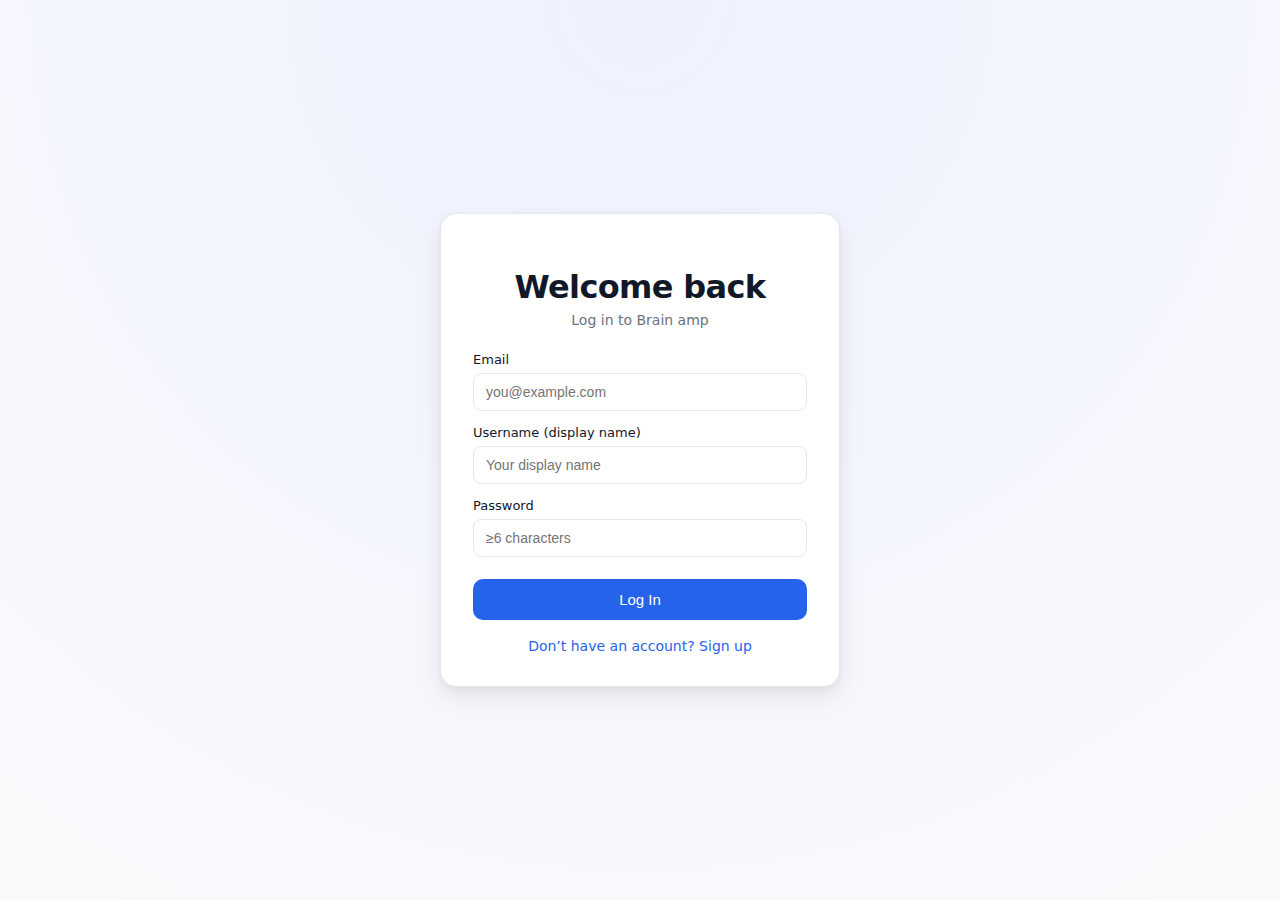
<file: templates/index.html>
<!DOCTYPE html>
<html lang="en">
<head>
    <meta charset="UTF-8">
    <title>Log In — Brain amp</title>
    <link rel="stylesheet" href="/static/css/index.css">
</head>
<body>

    <div class="container">
        <h1>Welcome back</h1>
        <div class="subtitle">Log in to Brain amp</div>

        <label for="email">Email</label>
        <input type="text" id="email" placeholder="you@example.com">

        <label for="username">Username (display name)</label>
        <input type="text" id="username" placeholder="Your display name">

        <label for="password">Password</label>
        <input type="password" id="password" placeholder="≥6 characters">

        <button onclick="sendLogin()">Log In</button>

        <div id="error" class="error"></div>

        <div class="signup-link">
            <a href="/signup">Don’t have an account? Sign up</a>
        </div>
    </div>

    <script src="/static/script.js?v=20260215-3"></script>
</body>
</html>
</file>
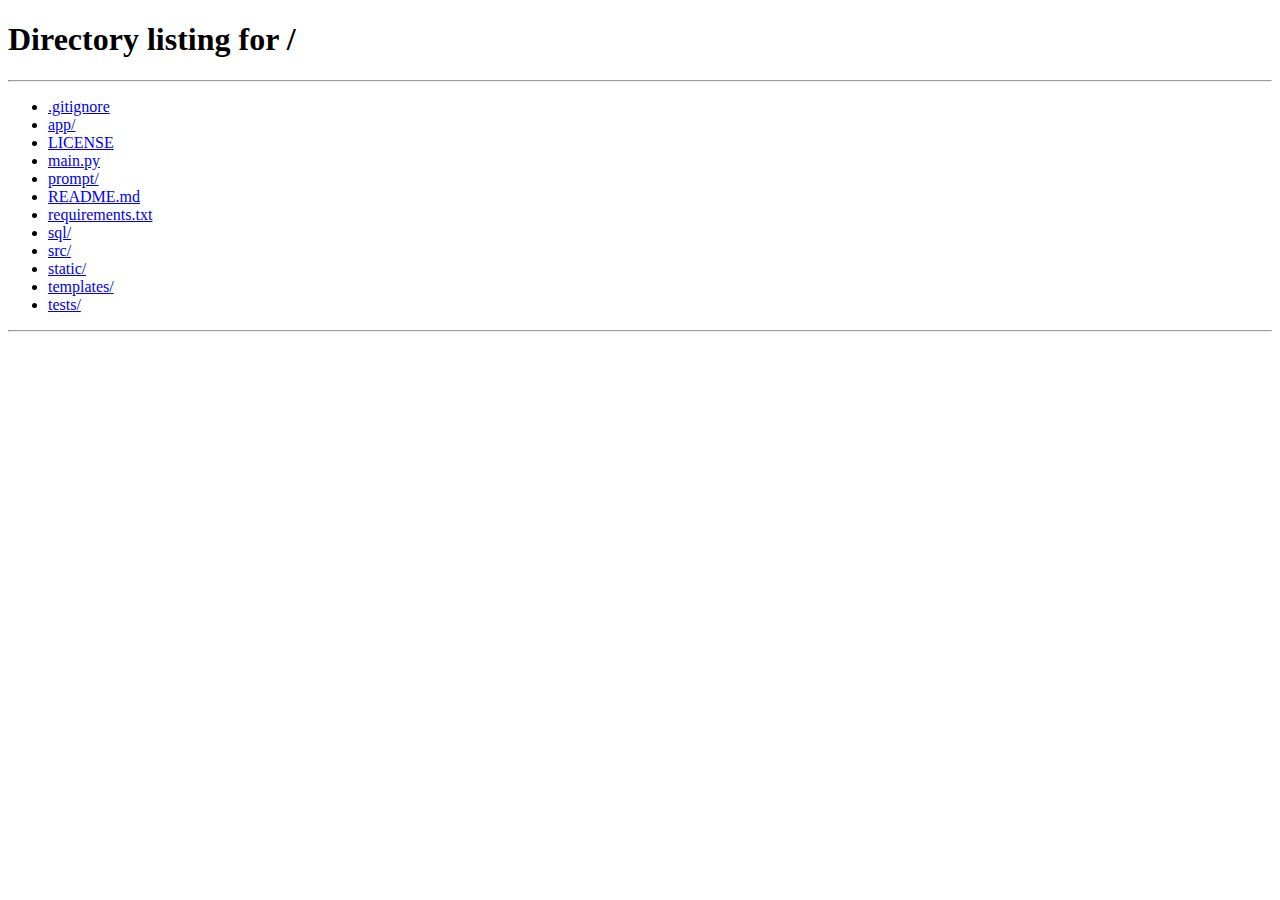
<file: templates/settings.html>
<!DOCTYPE html>
<html lang="en">
<head>
    <meta charset="UTF-8">
    <meta name="viewport" content="width=device-width, initial-scale=1.0">
    <title>Settings</title>
    <link rel="stylesheet" href="/static/css/settings.css">
</head>
<body>
    <button class="go-back-btn" onclick="window.location.href='/dashboard'">← Dashboard</button>

    <div class="main-content">
        <h1>Settings</h1>

        <div class="settings-card">
            <h2>Profile</h2>

            <div class="form-group">
                <label>Email</label>
                <input type="email" id="email" class="readonly-field" readonly>
            </div>

            <div class="form-group">
                <label>Display Name</label>
                <input type="text" id="display-name" placeholder="Your name">
            </div>

            <button id="profile-save-btn" class="btn-save" onclick="updateProfile()">Save Changes</button>
            <div id="profile-notification" class="notification"></div>
        </div>

        <div class="settings-card">
            <h2>Account</h2>
            <div class="setting-row">
                <div class="setting-text">
                    <h3>Enable web context</h3>
                    <p>Use your allowed sources while generating answers.</p>
                </div>
                <label class="toggle-wrap">
                    <input id="web-search-enabled" type="checkbox">
                    <span class="toggle-slider"></span>
                </label>
            </div>

            <div class="setting-row">
                <div class="setting-text">
                    <h3>Save chat history</h3>
                    <p>Keep chats across sessions in your account.</p>
                </div>
                <label class="toggle-wrap">
                    <input id="save-chat-history" type="checkbox">
                    <span class="toggle-slider"></span>
                </label>
            </div>

            <div class="setting-row">
                <div class="setting-text">
                    <h3>Study reminders</h3>
                    <p>Opt in to upcoming reminder features.</p>
                </div>
                <label class="toggle-wrap">
                    <input id="study-reminders-enabled" type="checkbox">
                    <span class="toggle-slider"></span>
                </label>
            </div>

            <div class="form-group grade-group">
                <label>Grade</label>
                <input id="grade-level" type="text" placeholder="e.g., 10, 11, 12, AP, IB DP 1">
            </div>

            <div class="form-group">
                <label>Board</label>
                <input id="education-board" type="text" placeholder="e.g., CBSE, ICSE, IGCSE, AP, IB">
            </div>

            <button id="account-settings-save-btn" class="btn-save" onclick="updateAccountSettings()">Save Account Settings</button>
            <div id="account-settings-notification" class="notification"></div>

            <div class="divider"></div>

            <h2>Password</h2>
            <div class="form-group">
                <label>New Password</label>
                <input id="new-password" type="password" placeholder="At least 8 characters">
            </div>
            <div class="form-group">
                <label>Confirm New Password</label>
                <input id="confirm-password" type="password" placeholder="Re-enter password">
            </div>
            <button id="password-save-btn" class="btn-save" onclick="updatePassword()">Update Password</button>
            <div id="password-notification" class="notification"></div>

            <button class="logout-btn" onclick="logout()">Logout</button>
        </div>
    </div>

<script src="/static/script.js?v=20260216-1"></script>
<script>
    // Load settings when page loads
    document.addEventListener('DOMContentLoaded', function() {
        if (typeof loadSettings === 'function') {
            loadSettings();
        } else {
            console.error('loadSettings function not found');
        }
    });
</script>
</body>
</html>
</file>
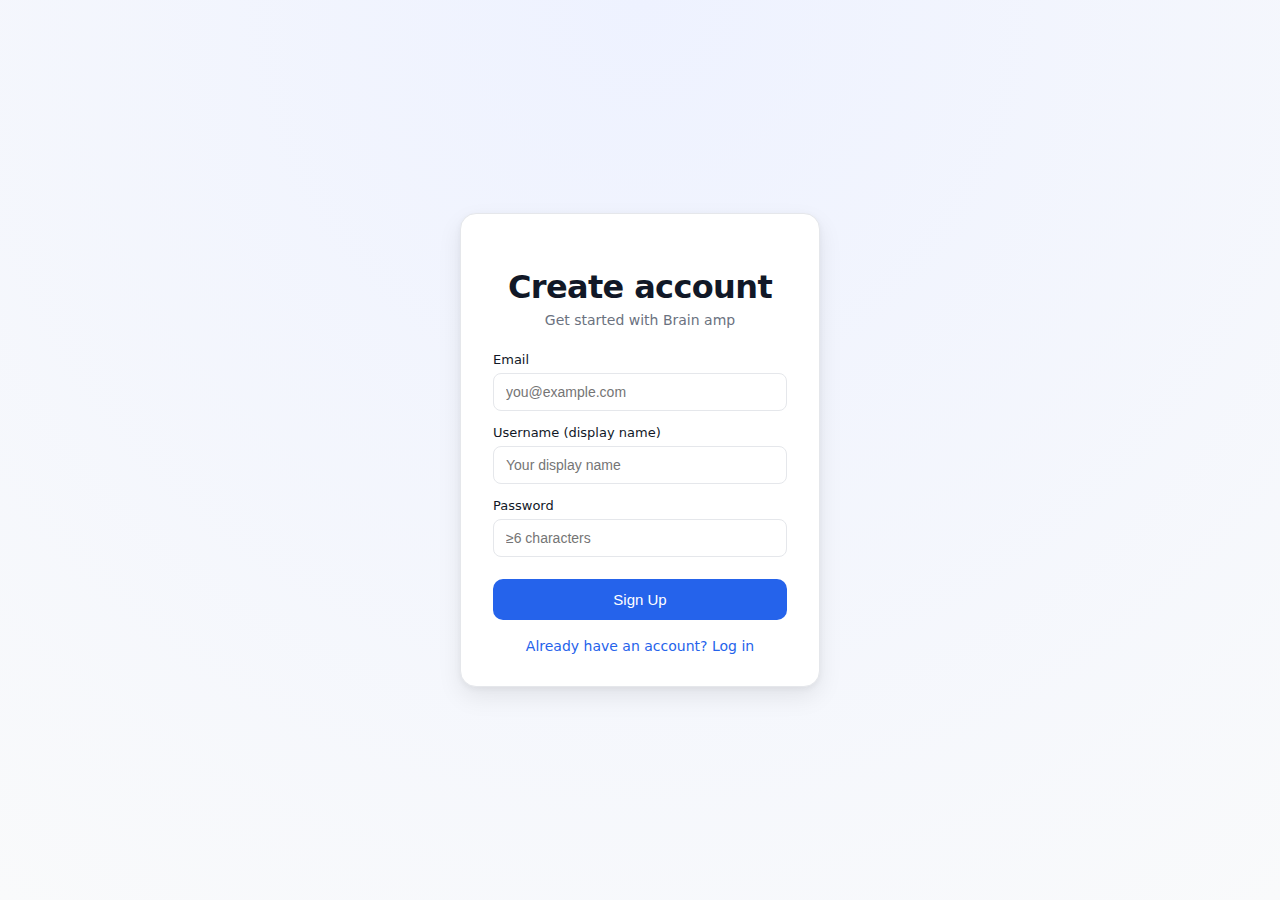
<file: templates/signup.html>
<!DOCTYPE html>
<html lang="en">
<head>
    <meta charset="UTF-8">
    <title>Sign Up — Brain amp</title>

    <style>
        :root {
            --primary: #2563eb;
            --primary-dark: #1e40af;
            --bg: #f9fafb;
            --card: #ffffff;
            --text-main: #111827;
            --text-muted: #6b7280;
            --border: #e5e7eb;
        }

        * { box-sizing: border-box; }

        body {
            font-family: system-ui, -apple-system, BlinkMacSystemFont, sans-serif;
            background: radial-gradient(circle at top, #eef2ff, var(--bg));
            display: flex;
            justify-content: center;
            align-items: center;
            height: 100vh;
            margin: 0;
            color: var(--text-main);
        }

        .container {
            background: var(--card);
            padding: 32px;
            border-radius: 16px;
            width: 360px;
            box-shadow:
                0 10px 25px rgba(0,0,0,0.08),
                0 2px 6px rgba(0,0,0,0.05);
            border: 1px solid var(--border);
        }

        h1 {
            text-align: center;
            margin-bottom: 6px;
            letter-spacing: -0.02em;
        }

        .subtitle {
            text-align: center;
            font-size: 14px;
            color: var(--text-muted);
            margin-bottom: 24px;
        }

        label {
            font-size: 13px;
            margin-top: 14px;
            display: block;
            color: var(--text-main);
            font-weight: 500;
        }

        input {
            width: 100%;
            padding: 10px 12px;
            margin-top: 6px;
            border-radius: 8px;
            border: 1px solid var(--border);
            font-size: 14px;
            outline: none;
            transition: border-color 0.15s ease, box-shadow 0.15s ease;
        }

        input:focus {
            border-color: var(--primary);
            box-shadow: 0 0 0 3px rgba(37,99,235,0.12);
        }

        button {
            width: 100%;
            margin-top: 22px;
            padding: 12px;
            font-size: 15px;
            cursor: pointer;
            border: none;
            border-radius: 10px;
            font-weight: 500;
            background: var(--primary);
            color: white;
            transition: background 0.15s ease, transform 0.1s ease;
        }

        button:hover {
            background: var(--primary-dark);
            transform: translateY(-1px);
        }

        .error {
            color: #dc2626;
            font-size: 13px;
            margin-top: 12px;
            text-align: center;
        }

        .login-link {
            display: block;
            text-align: center;
            margin-top: 18px;
            font-size: 14px;
            color: var(--text-muted);
        }

        .login-link a {
            text-decoration: none;
            color: var(--primary);
            font-weight: 500;
        }

        .login-link a:hover {
            text-decoration: underline;
        }
    </style>
</head>
<body>

    <div class="container">
        <h1>Create account</h1>
        <div class="subtitle">Get started with Brain amp</div>

        <label for="email">Email</label>
        <input type="text" id="email" placeholder="you@example.com">

        <label for="username">Username (display name)</label>
        <input type="text" id="username" placeholder="Your display name">

        <label for="password">Password</label>
        <input type="password" id="password" placeholder="≥6 characters">

        <button onclick="sendSignup()">Sign Up</button>

        <div id="error" class="error"></div>

        <div class="login-link">
            <a href="/login">Already have an account? Log in</a>
        </div>
    </div>

    <script src="/static/script.js?v=20260215-3"></script>
</body>
</html>
</file>
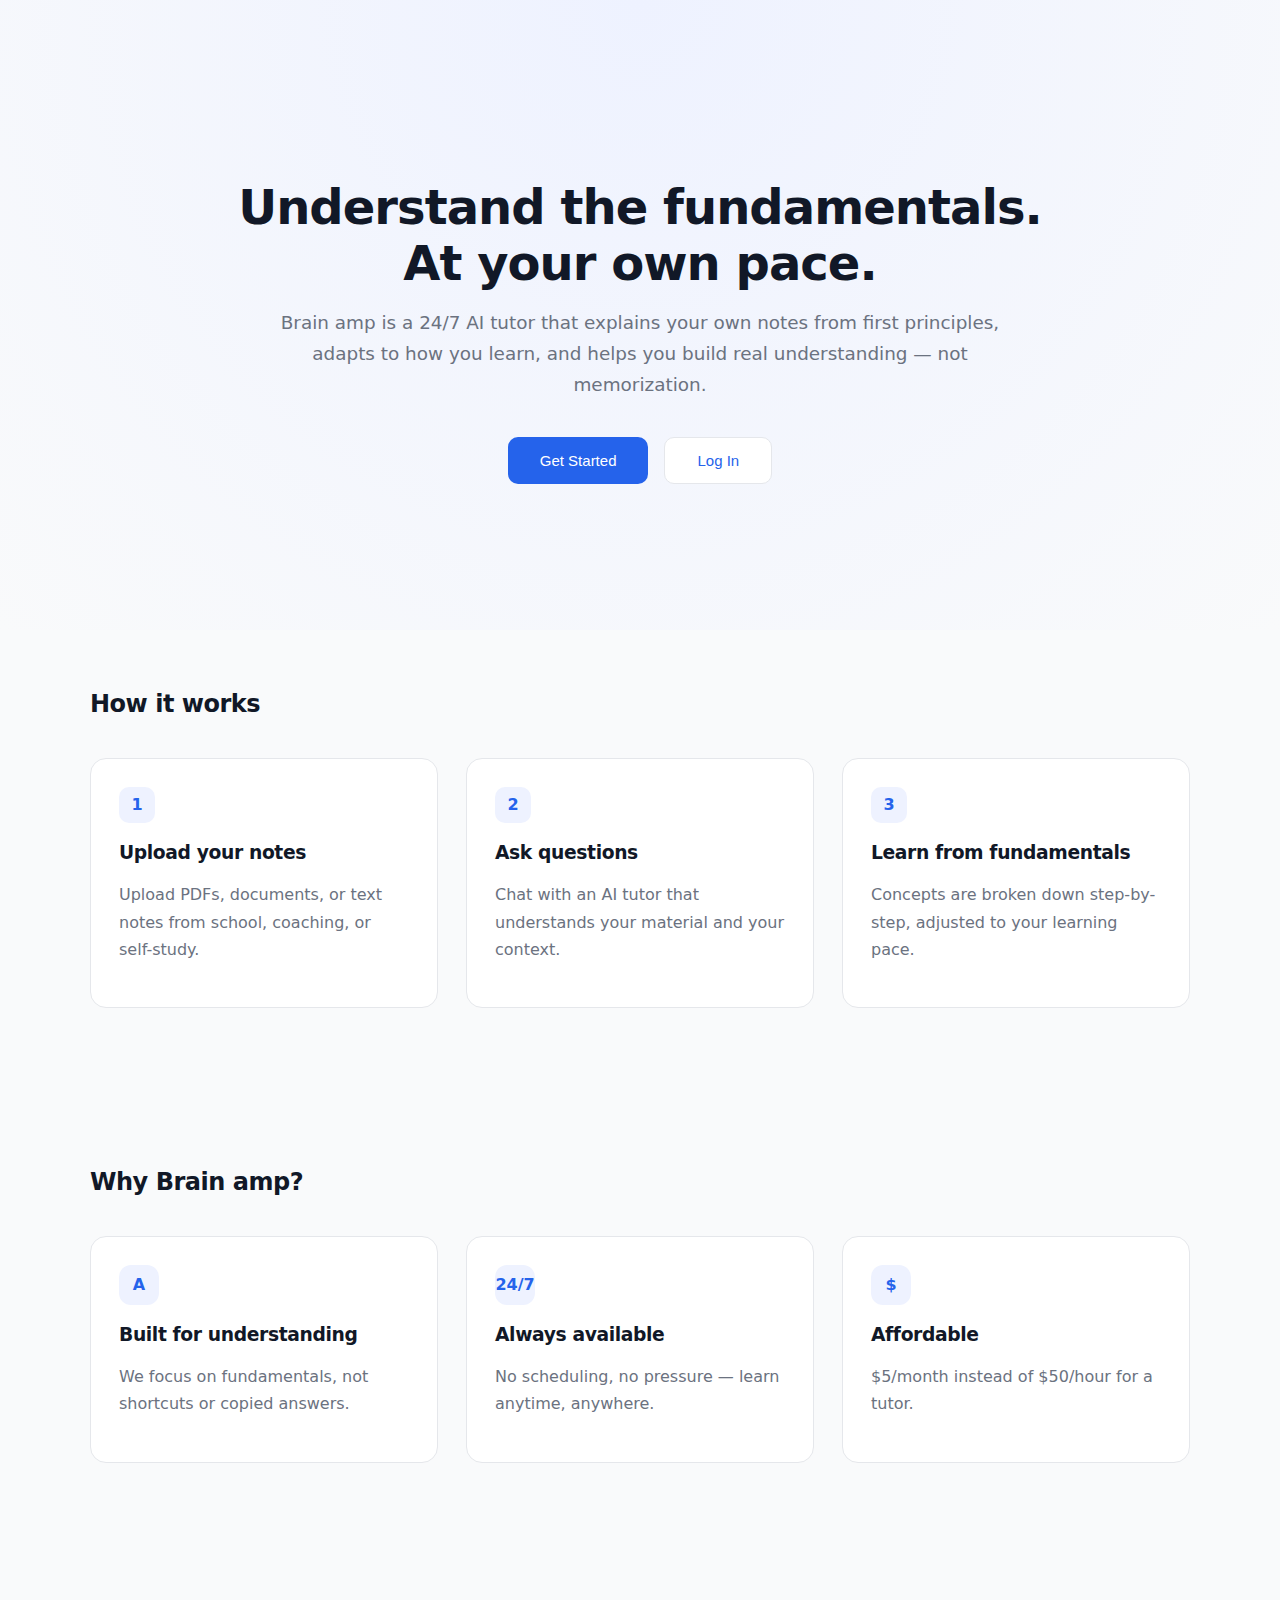
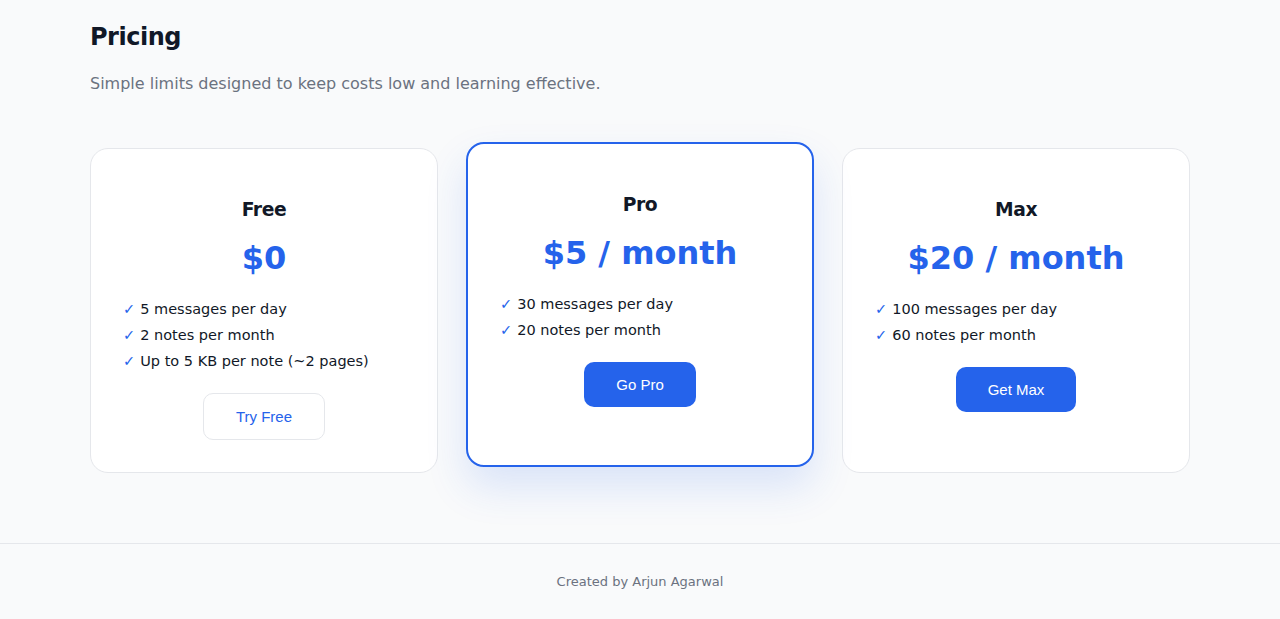
<file: templates/starter.html>
<!DOCTYPE html>
<html lang="en">
<head>
    <meta charset="UTF-8">
    <title>Brain amp — Understand the Fundamentals</title>
    <meta name="viewport" content="width=device-width, initial-scale=1.0">
    <style>
        :root {
            --primary: #2563eb;
            --primary-dark: #1e40af;
            --bg: #f9fafb;
            --card: #ffffff;
            --text-main: #111827;
            --text-muted: #6b7280;
            --border: #e5e7eb;
            --soft: #eef2ff;
        }

        * { box-sizing: border-box; }

        body {
            margin: 0;
            font-family: system-ui, -apple-system, BlinkMacSystemFont, sans-serif;
            color: var(--text-main);
            background: var(--bg);
        }

        section { padding: 70px 24px; }

        .container {
            max-width: 1100px;
            margin: 0 auto;
        }

        h1, h2, h3 { letter-spacing: -0.02em; }
        p { color: var(--text-muted); line-height: 1.7; }


        header {
            min-height: 70vh;
            display: flex;
            align-items: center;
            justify-content: center;
            background: radial-gradient(circle at top, #eef2ff, #f9fafb);
            padding: 60px 24px;
            text-align: center;
        }

        .hero {
            max-width: 900px;
        }

        .hero h1 {
            font-size: 3rem;
            margin-bottom: 16px;
        }

        .hero p {
            font-size: 1.15rem;
            max-width: 720px;
            margin: 0 auto 36px;
        }

        .cta {
            display: flex;
            gap: 16px;
            justify-content: center;
            flex-wrap: wrap;
        }

        button {
            padding: 14px 32px;
            font-size: 15px;
            border-radius: 10px;
            cursor: pointer;
            border: none;
            font-weight: 500;
            transition: all 0.15s ease;
        }

        .btn-primary {
            background: var(--primary);
            color: white;
        }

        .btn-primary:hover {
            background: var(--primary-dark);
            transform: translateY(-1px);
        }

        .btn-secondary {
            background: white;
            color: var(--primary);
            border: 1px solid var(--border);
        }

        section:first-of-type {
            padding-top: 40px;
        }


        .process {
            display: grid;
            grid-template-columns: repeat(auto-fit, minmax(220px, 1fr));
            gap: 28px;
            margin-top: 40px;
            position: relative;
        }

        .step {
            background: var(--card);
            border: 1px solid var(--border);
            border-radius: 16px;
            padding: 28px;
            text-align: left;
        }

        .step-number {
            width: 36px;
            height: 36px;
            border-radius: 10px;
            background: var(--soft);
            color: var(--primary);
            display: flex;
            align-items: center;
            justify-content: center;
            font-weight: 600;
            margin-bottom: 14px;
        }


        .grid {
            display: grid;
            grid-template-columns: repeat(auto-fit, minmax(260px, 1fr));
            gap: 28px;
            margin-top: 40px;
        }

        .card {
            background: var(--card);
            border: 1px solid var(--border);
            border-radius: 16px;
            padding: 28px;
        }

        .icon {
            width: 40px;
            height: 40px;
            border-radius: 12px;
            background: var(--soft);
            color: var(--primary);
            display: flex;
            align-items: center;
            justify-content: center;
            font-weight: 600;
            margin-bottom: 14px;
        }


        .pricing-grid {
            display: grid;
            grid-template-columns: repeat(auto-fit, minmax(260px, 1fr));
            gap: 28px;
            margin-top: 50px;
        }

        .plan {
            background: var(--card);
            border: 1px solid var(--border);
            border-radius: 18px;
            padding: 32px;
            text-align: center;
        }

        .plan.pro {
            border: 2px solid var(--primary);
            transform: translateY(-6px);
            box-shadow: 0 20px 40px rgba(37,99,235,0.15);
        }

        .price {
            font-size: 2rem;
            font-weight: 600;
            color: var(--primary);
            margin: 10px 0;
        }

        ul {
            list-style: none;
            padding: 0;
            margin: 24px 0;
            text-align: left;
        }

        li {
            margin-bottom: 10px;
            font-size: 14.5px;
        }

        li::before {
            content: "✓ ";
            color: var(--primary);
            font-weight: 600;
        }

        footer {
            border-top: 1px solid var(--border);
            padding: 30px 24px;
            text-align: center;
            font-size: 13px;
            color: var(--text-muted);
        }
    </style>
</head>
<body>

<header>
    <div class="hero">
        <h1>Understand the fundamentals.<br>At your own pace.</h1>
        <p>
            Brain amp is a 24/7 AI tutor that explains your own notes from first principles,
            adapts to how you learn, and helps you build real understanding — not memorization.
        </p>

        <div class="cta">
            <button class="btn-primary" onclick="location.href='/signup'">Get Started</button>
            <button class="btn-secondary" onclick="location.href='/login'">Log In</button>
        </div>
    </div>
</header>

<section>
    <div class="container">
        <h2>How it works</h2>

        <div class="process">
            <div class="step">
                <div class="step-number">1</div>
                <h3>Upload your notes</h3>
                <p>Upload PDFs, documents, or text notes from school, coaching, or self-study.</p>
            </div>

            <div class="step">
                <div class="step-number">2</div>
                <h3>Ask questions</h3>
                <p>Chat with an AI tutor that understands your material and your context.</p>
            </div>

            <div class="step">
                <div class="step-number">3</div>
                <h3>Learn from fundamentals</h3>
                <p>Concepts are broken down step-by-step, adjusted to your learning pace.</p>
            </div>
        </div>
    </div>
</section>

<section>
    <div class="container">
        <h2>Why Brain amp?</h2>
        <div class="grid">
            <div class="card">
                <div class="icon">A</div>
                <h3>Built for understanding</h3>
                <p>We focus on fundamentals, not shortcuts or copied answers.</p>
            </div>
            <div class="card">
                <div class="icon">24/7</div>
                <h3>Always available</h3>
                <p>No scheduling, no pressure — learn anytime, anywhere.</p>
            </div>
            <div class="card">
                <div class="icon">$</div>
                <h3>Affordable</h3>
                <p>$5/month instead of $50/hour for a tutor.</p>
            </div>
        </div>
    </div>
</section>

<section>
    <div class="container">
        <h2>Pricing</h2>
        <p>Simple limits designed to keep costs low and learning effective.</p>

        <div class="pricing-grid">
            <div class="plan">
                <h3>Free</h3>
                <div class="price">$0</div>
                <ul>
                    <li>5 messages per day</li>
                    <li>2 notes per month</li>
                    <li>Up to 5 KB per note (~2 pages)</li>
                </ul>
                <button class="btn-secondary" onclick="location.href='/signup'">Try Free</button>
            </div>

            <div class="plan pro">
                <h3>Pro</h3>
                <div class="price">$5 / month</div>
                <ul>
                    <li>30 messages per day</li>
                    <li>20 notes per month</li>
                </ul>
                <button class="btn-primary" onclick="location.href='/signup'">Go Pro</button>
            </div>

            <div class="plan">
                <h3>Max</h3>
                <div class="price">$20 / month</div>
                <ul>
                    <li>100 messages per day</li>
                    <li>60 notes per month</li>
                </ul>
                <button class="btn-primary" onclick="location.href='/signup'">Get Max</button>
            </div>
        </div>
    </div>
</section>

<footer>
    Created by Arjun Agarwal
</footer>

</body>
</html>
</file>
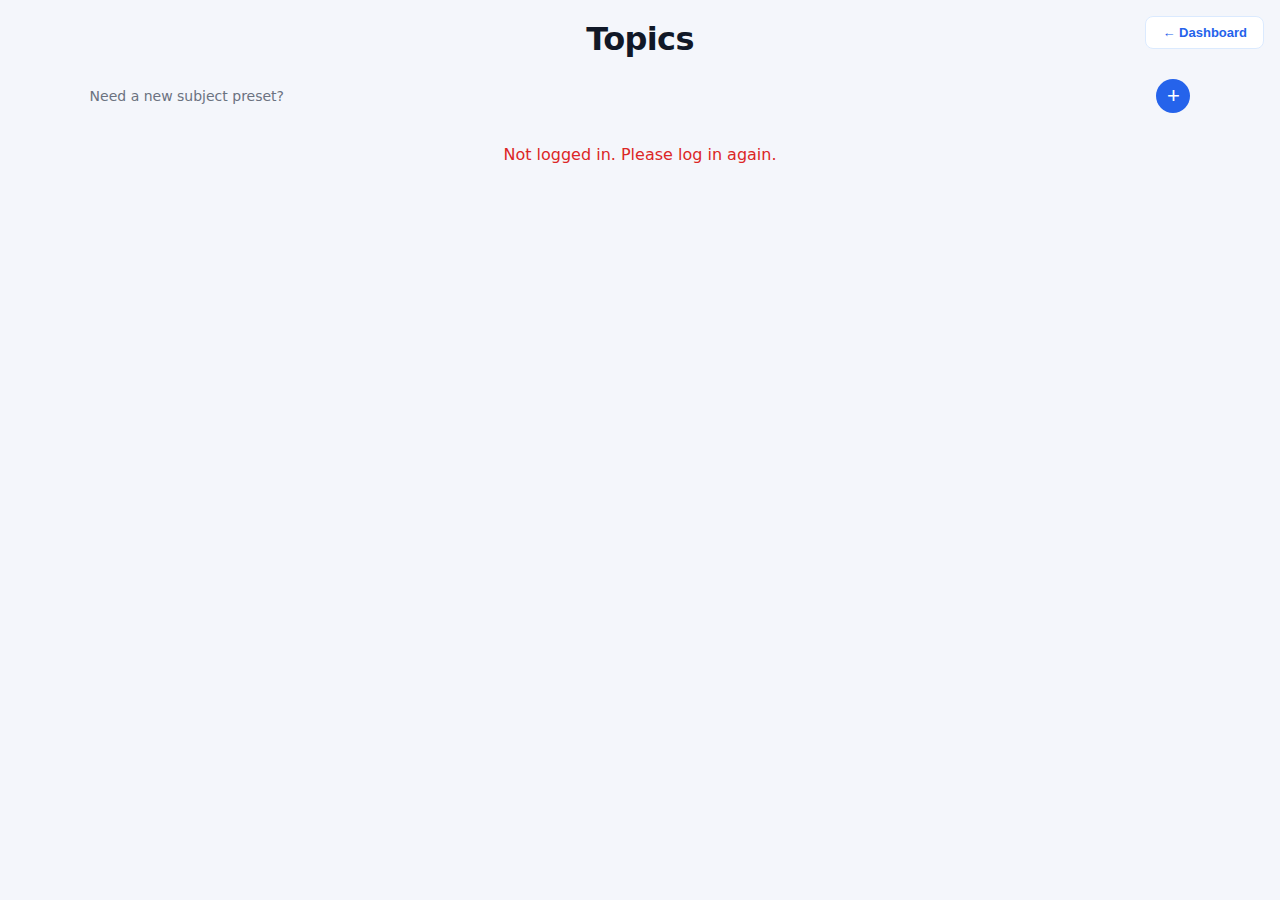
<file: templates/topics.html>
<!DOCTYPE html>
<html lang="en">
<head>
    <meta charset="UTF-8">
    <meta name="viewport" content="width=device-width, initial-scale=1.0">
    <title>Topics</title>
    <link rel="stylesheet" href="/static/css/topics.css">
</head>
<body>
<div class="main-content">
  <h1>Topics</h1>
  <div class="preset-action-row">
    <div class="preset-action-label">Need a new subject preset?</div>
    <button class="add-preset-btn" onclick="addSubjectPreset()">+</button>
  </div>
  <div id="topics-container"></div>
</div>

<script src="/static/script.js?v=20260215-3"></script>
<script>
    get_usersAndtopic("/api/get_topics");
</script>
<button class="go-back-btn" onclick="window.location.href='/dashboard'">← Dashboard</button>
</body>
</html>
</file>
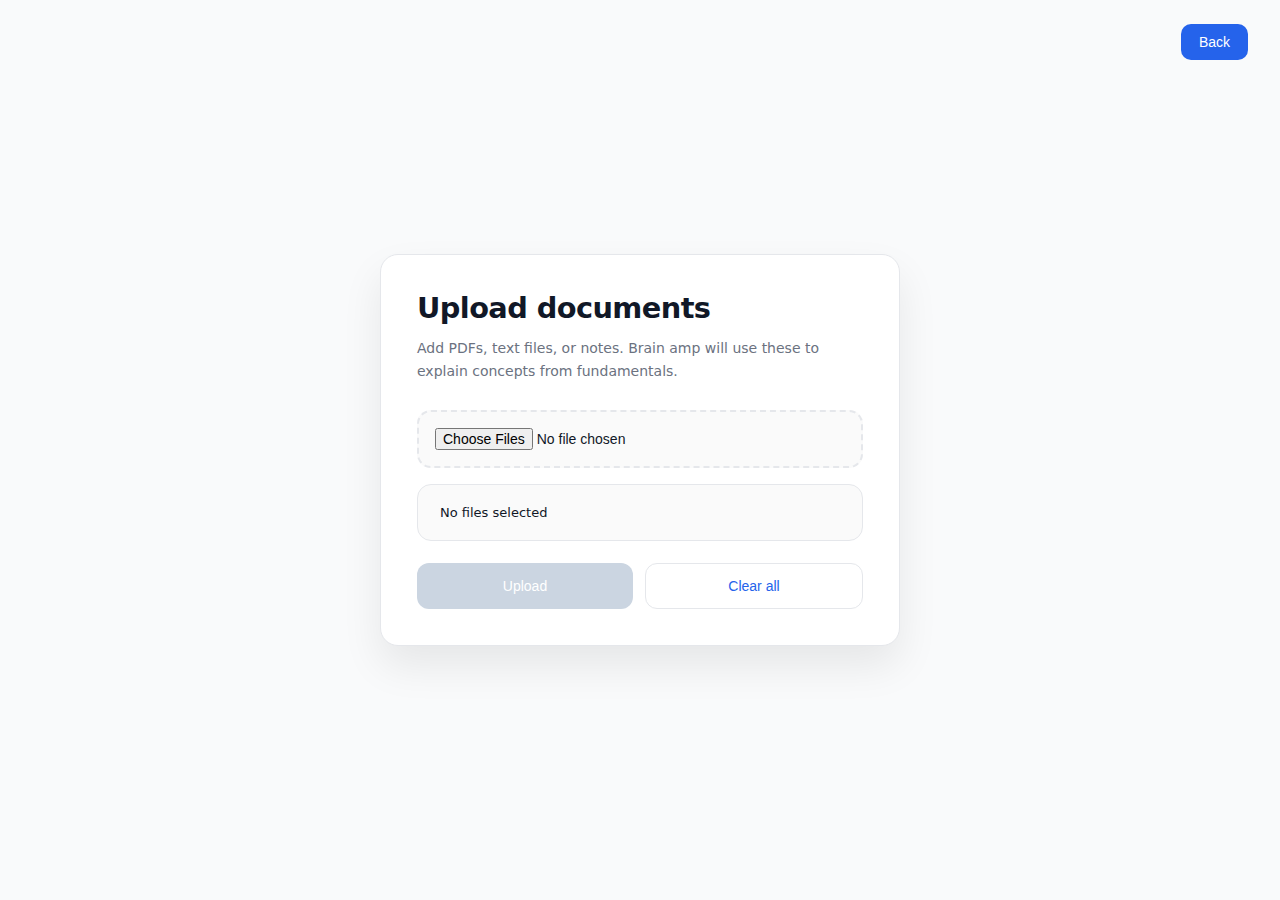
<file: templates/upload_docs.html>
<!DOCTYPE html>
<html lang="en">
<head>
    <meta charset="UTF-8">
    <title>Upload Documents</title>

    <style>
        :root {
            --primary: #2563eb;
            --primary-dark: #1e40af;
            --bg: #f9fafb;
            --card: #ffffff;
            --text-main: #111827;
            --text-muted: #6b7280;
            --border: #e5e7eb;
            --soft: #eef2ff;
            --danger: #dc3545;
        }

        * { box-sizing: border-box; }

        body {
            margin: 0;
            height: 100vh;
            font-family: system-ui, -apple-system, BlinkMacSystemFont, sans-serif;
            background: var(--bg);
            display: flex;
            align-items: center;
            justify-content: center;
            color: var(--text-main);
        }

        /* ---------- BACK ---------- */

        .go-back-btn {
            position: absolute;
            top: 24px;
            right: 32px;
            padding: 10px 18px;
            font-size: 14px;
            cursor: pointer;
            background: var(--primary);
            color: white;
            border: none;
            border-radius: 10px;
        }

        .go-back-btn:hover {
            background: var(--primary-dark);
        }

        /* ---------- CARD ---------- */

        .upload-card {
            background: var(--card);
            width: 520px;
            padding: 36px;
            border-radius: 18px;
            border: 1px solid var(--border);
            box-shadow: 0 20px 40px rgba(0,0,0,0.08);
        }

        .upload-card h1 {
            margin: 0 0 12px;
            font-size: 1.8rem;
            letter-spacing: -0.02em;
        }

        .upload-card p {
            margin: 0 0 28px;
            color: var(--text-muted);
            font-size: 14px;
            line-height: 1.6;
        }

        /* ---------- FILE INPUT ---------- */

        .file-input {
            width: 100%;
            padding: 16px;
            border: 2px dashed var(--border);
            border-radius: 14px;
            cursor: pointer;
            font-size: 14px;
            background: #fafafa;
            margin-bottom: 16px;
            text-align: center;
            transition: border-color 0.15s ease, background 0.15s ease;
        }

        .file-input:hover {
            border-color: var(--primary);
            background: var(--soft);
        }

        /* ---------- FILE LIST ---------- */

        .file-list {
            text-align: left;
            max-height: 220px;
            overflow-y: auto;
            border: 1px solid var(--border);
            border-radius: 14px;
            padding: 10px;
            background: #fafafa;
        }

        .file-item {
            padding: 10px 12px;
            border-bottom: 1px solid var(--border);
            font-size: 13px;
            display: flex;
            justify-content: space-between;
            align-items: center;
        }

        .file-item:last-child {
            border-bottom: none;
        }

        .remove-btn {
            background: var(--danger);
            color: white;
            border: none;
            border-radius: 6px;
            padding: 4px 10px;
            font-size: 12px;
            cursor: pointer;
        }

        /* ---------- META ---------- */

        .file-count {
            font-size: 13px;
            color: var(--text-muted);
            margin-top: 10px;
            text-align: center;
        }

        /* ---------- ACTIONS ---------- */

        .button-row {
            display: flex;
            gap: 12px;
            margin-top: 22px;
        }

        .upload-btn {
            flex: 1;
            padding: 14px;
            font-size: 14px;
            cursor: pointer;
            background: var(--primary);
            color: white;
            border: none;
            border-radius: 12px;
        }

        .upload-btn:hover {
            background: var(--primary-dark);
        }

        .upload-btn:disabled {
            background: #cbd5e1;
            cursor: not-allowed;
        }

        .clear-btn {
            flex: 1;
            padding: 14px;
            font-size: 14px;
            cursor: pointer;
            background: white;
            color: var(--primary);
            border: 1px solid var(--border);
            border-radius: 12px;
        }

        .clear-btn:hover {
            background: var(--soft);
        }
    </style>
</head>

<body>

<button class="go-back-btn" onclick="location.href='/dashboard'">Back</button>

<div class="upload-card">
    <h1>Upload documents</h1>
    <p>
        Add PDFs, text files, or notes. Brain amp will use these to explain concepts
        from fundamentals.
    </p>

    <input
        class="file-input"
        type="file"
        multiple
        id="fileInput"
        onchange="updateFileList()"
    >

    <div id="fileList" class="file-list"></div>
    <div id="fileCount" class="file-count"></div>

    <div class="button-row">
        <button class="upload-btn" onclick="uploadFile()" id="uploadBtn" disabled>
            Upload
        </button>
        <button class="clear-btn" onclick="clearAllFiles()">
            Clear all
        </button>
    </div>
</div>
<script src="/static/script.js?v=20260215-2"></script>
<script>
    let currentFiles = [];

    function updateFileList() {
        const fileInput = document.getElementById('fileInput');
        const fileList = document.getElementById('fileList');
        const fileCount = document.getElementById('fileCount');
        const uploadBtn = document.getElementById('uploadBtn');

        const newFiles = Array.from(fileInput.files);
        const existingKeys = new Set(currentFiles.map(f => f.name + f.size + f.lastModified));

        newFiles.forEach(file => {
            const key = file.name + file.size + file.lastModified;
            if (!existingKeys.has(key)) currentFiles.push(file);
        });

        const dt = new DataTransfer();
        currentFiles.forEach(f => dt.items.add(f));
        fileInput.files = dt.files;

        if (currentFiles.length === 0) {
            fileList.innerHTML = `<div class="file-item">No files selected</div>`;
            fileCount.textContent = '';
            uploadBtn.disabled = true;
            return;
        }

        uploadBtn.disabled = false;
        fileCount.textContent = `${currentFiles.length} file(s) selected`;

        fileList.innerHTML = currentFiles.map((file, i) => `
            <div class="file-item">
                <span>${i + 1}. ${file.name} (${(file.size / 1024).toFixed(1)} KB)</span>
                <button class="remove-btn" onclick="removeFile(${i})">Remove</button>
            </div>
        `).join('');
    }

    function removeFile(index) {
        currentFiles.splice(index, 1);
        const dt = new DataTransfer();
        currentFiles.forEach(f => dt.items.add(f));
        document.getElementById('fileInput').files = dt.files;
        updateFileList();
    }

    function clearAllFiles() {
        currentFiles = [];
        document.getElementById('fileInput').files = new DataTransfer().files;
        updateFileList();
    }

    document.addEventListener('DOMContentLoaded', updateFileList);
</script>

</body>
</html>
</file>
<file: static/css/index.css>
:root {
            --primary: #2563eb;
            --primary-dark: #1e40af;
            --bg: #f9fafb;
            --card: #ffffff;
            --text-main: #111827;
            --text-muted: #6b7280;
            --border: #e5e7eb;
        }

        * { box-sizing: border-box; }

        body {
            font-family: system-ui, -apple-system, BlinkMacSystemFont, sans-serif;
            background: radial-gradient(circle at top, #eef2ff, var(--bg));
            display: flex;
            justify-content: center;
            align-items: center;
            height: 100vh;
            margin: 0;
            color: var(--text-main);
        }

        .container {
            background: var(--card);
            padding: 32px;
            border-radius: 16px;
            width: 100%;
            max-width: 400px;
            box-shadow:
                0 10px 25px rgba(0,0,0,0.08),
                0 2px 6px rgba(0,0,0,0.05);
            border: 1px solid var(--border);
        }

        @media (max-width: 440px) {
            body { align-items: flex-start; padding-top: 40px; }
            .container { border-radius: 12px; padding: 24px; }
        }

        h1 {
            text-align: center;
            margin-bottom: 6px;
            letter-spacing: -0.02em;
        }

        .subtitle {
            text-align: center;
            font-size: 14px;
            color: var(--text-muted);
            margin-bottom: 24px;
        }

        label {
            font-size: 13px;
            margin-top: 14px;
            display: block;
            font-weight: 500;
        }

        input {
            width: 100%;
            padding: 10px 12px;
            margin-top: 6px;
            border-radius: 8px;
            border: 1px solid var(--border);
            font-size: 14px;
            outline: none;
            transition: border-color 0.15s ease, box-shadow 0.15s ease;
        }

        input:focus {
            border-color: var(--primary);
            box-shadow: 0 0 0 3px rgba(37,99,235,0.12);
        }

        button {
            width: 100%;
            margin-top: 22px;
            padding: 12px;
            font-size: 15px;
            cursor: pointer;
            border: none;
            border-radius: 10px;
            font-weight: 500;
            background: var(--primary);
            color: white;
            transition: background 0.15s ease, transform 0.1s ease;
        }

        button:hover {
            background: var(--primary-dark);
            transform: translateY(-1px);
        }

        .error {
            color: #dc2626;
            font-size: 13px;
            margin-top: 12px;
            text-align: center;
        }

        .signup-link {
            display: block;
            text-align: center;
            margin-top: 18px;
            font-size: 14px;
            color: var(--text-muted);
        }

        .signup-link a {
            text-decoration: none;
            color: var(--primary);
            font-weight: 500;
        }

        .signup-link a:hover {
            text-decoration: underline;
        }
</file>
<file: static/css/settings.css>
:root {
    --primary: #2563eb;
    --primary-dark: #1e40af;
    --primary-light: #dbeafe;
    --danger: #dc2626;
    --danger-dark: #b91c1c;
    --bg: #f4f6fb;
    --card: #ffffff;
    --text-main: #111827;
    --text-muted: #6b7280;
    --text-light: #9ca3af;
    --border: #e5e7eb;
    --border-light: #f0f1f3;
}

* { box-sizing: border-box; }

body {
    margin: 0;
    min-height: 100vh;
    font-family: system-ui, -apple-system, BlinkMacSystemFont, sans-serif;
    background: var(--bg);
    display: flex;
    flex-direction: column;
    align-items: center;
    padding: 24px 16px 48px;
    color: var(--text-main);
}

.go-back-btn {
    position: fixed;
    top: 16px;
    right: 16px;
    padding: 8px 16px;
    font-size: 13px;
    cursor: pointer;
    background: var(--card);
    color: var(--primary);
    border: 1px solid var(--primary-light);
    border-radius: 8px;
    font-weight: 600;
    transition: background 0.15s, color 0.15s;
    z-index: 10;
}

.go-back-btn:hover {
    background: var(--primary);
    color: white;
}

.main-content {
    width: 100%;
    max-width: 520px;
    padding-top: 16px;
}

.main-content h1 {
    text-align: center;
    margin-bottom: 28px;
    font-size: 1.8rem;
    letter-spacing: -0.02em;
    color: var(--text-main);
}

.settings-card {
    background: var(--card);
    padding: 24px;
    border-radius: 14px;
    border: 1px solid var(--border);
    box-shadow: 0 1px 4px rgba(0,0,0,0.05);
    margin-bottom: 20px;
}

.settings-card h2 {
    margin: 0 0 20px;
    font-size: 1.05rem;
    font-weight: 700;
    color: var(--text-main);
}

.form-group {
    margin-bottom: 18px;
}

.grade-group {
    margin-top: 18px;
}

.form-group label {
    display: block;
    margin-bottom: 6px;
    font-size: 13px;
    font-weight: 600;
    color: var(--text-muted);
}

.form-group input {
    width: 100%;
    padding: 10px 12px;
    border: 1px solid var(--border);
    border-radius: 8px;
    font-size: 14px;
    background: var(--card);
    color: var(--text-main);
    transition: border-color 0.15s, box-shadow 0.15s;
    font-family: inherit;
}

.form-group input:focus {
    outline: none;
    border-color: var(--primary);
    box-shadow: 0 0 0 3px rgba(37, 99, 235, 0.12);
}

.readonly-field {
    background: var(--bg) !important;
    color: var(--text-muted) !important;
    cursor: not-allowed;
}

.btn-save {
    width: 100%;
    padding: 11px;
    font-size: 14px;
    cursor: pointer;
    background: var(--primary);
    color: white;
    border: none;
    border-radius: 8px;
    margin-top: 8px;
    font-weight: 600;
    transition: background 0.15s, transform 0.1s;
    font-family: inherit;
}

.btn-save:hover {
    background: var(--primary-dark);
    transform: translateY(-1px);
}

.btn-save:disabled {
    background: var(--border);
    color: var(--text-light);
    cursor: not-allowed;
    transform: none;
}

.notification {
    padding: 10px 14px;
    border-radius: 8px;
    margin-top: 12px;
    font-size: 13px;
    display: none;
}

.notification.success {
    background: #dcfce7;
    color: #166534;
    border: 1px solid #bbf7d0;
}

.notification.error {
    background: #fee2e2;
    color: #991b1b;
    border: 1px solid #fecaca;
}

.logout-btn {
    width: 100%;
    padding: 11px;
    font-size: 14px;
    cursor: pointer;
    background: transparent;
    color: var(--danger);
    border: 1px solid var(--danger);
    border-radius: 8px;
    margin-top: 10px;
    font-weight: 600;
    transition: background 0.15s, color 0.15s;
    font-family: inherit;
}

.logout-btn:hover {
    background: var(--danger);
    color: white;
}

/* ====== SETTING ROWS (toggles) ====== */

.setting-row {
    display: flex;
    justify-content: space-between;
    align-items: center;
    gap: 14px;
    margin-bottom: 14px;
    padding-bottom: 14px;
    border-bottom: 1px solid var(--border-light);
}

.setting-row:last-of-type {
    border-bottom: none;
    margin-bottom: 0;
    padding-bottom: 0;
}

.setting-text h3 {
    margin: 0;
    font-size: 14px;
    font-weight: 600;
    color: var(--text-main);
}

.setting-text p {
    margin: 4px 0 0;
    font-size: 12px;
    color: var(--text-muted);
    line-height: 1.4;
}

/* Pill toggle switch */
.toggle-wrap {
    position: relative;
    width: 44px;
    height: 24px;
    display: inline-block;
    flex-shrink: 0;
    cursor: pointer;
}

.toggle-wrap input {
    opacity: 0;
    width: 0;
    height: 0;
    position: absolute;
}

.toggle-slider {
    position: absolute;
    inset: 0;
    background: #d1d5db;
    border-radius: 999px;
    cursor: pointer;
    transition: background 0.2s;
}

.toggle-slider::before {
    content: "";
    position: absolute;
    width: 18px;
    height: 18px;
    left: 3px;
    top: 3px;
    background: white;
    border-radius: 50%;
    transition: transform 0.2s;
    box-shadow: 0 1px 3px rgba(0,0,0,0.15);
}

.toggle-wrap input:checked + .toggle-slider {
    background: var(--primary);
}

.toggle-wrap input:checked + .toggle-slider::before {
    transform: translateX(20px);
}

.divider {
    margin: 22px 0;
    border: none;
    border-top: 1px solid var(--border);
}

/* ====== RESPONSIVE ====== */

@media (max-width: 600px) {
    body {
        padding: 16px 12px 40px;
        align-items: stretch;
    }

    .go-back-btn {
        position: static;
        display: block;
        width: fit-content;
        margin-bottom: 16px;
    }

    .main-content {
        max-width: 100%;
        padding-top: 0;
    }

    .settings-card {
        padding: 18px;
    }
}
</file>
<file: static/css/topics.css>
:root {
    --primary: #2563eb;
    --primary-dark: #1e40af;
    --primary-light: #dbeafe;
    --bg: #f4f6fb;
    --card: #ffffff;
    --text-main: #111827;
    --text-muted: #6b7280;
    --border: #e5e7eb;
}

* { box-sizing: border-box; }

body {
    margin: 0;
    min-height: 100vh;
    font-family: system-ui, -apple-system, BlinkMacSystemFont, sans-serif;
    background-color: var(--bg);
    color: var(--text-main);
}

.go-back-btn {
    position: fixed;
    top: 16px;
    right: 16px;
    padding: 8px 16px;
    font-size: 13px;
    cursor: pointer;
    background: var(--card);
    color: var(--primary);
    border: 1px solid var(--primary-light);
    border-radius: 8px;
    font-weight: 600;
    z-index: 10;
    transition: background 0.15s, color 0.15s;
}

.go-back-btn:hover {
    background: var(--primary);
    color: white;
}

.main-content {
    width: 100%;
    display: flex;
    flex-direction: column;
    align-items: stretch;
    justify-content: flex-start;
    padding-top: 20px;
    padding-bottom: 40px;
}

.main-content h1 {
    margin-top: 0;
    font-size: 2rem;
    text-align: center;
    letter-spacing: -0.02em;
}

.preset-action-row {
    width: 86%;
    margin: 0 auto 12px auto;
    display: flex;
    align-items: center;
    justify-content: space-between;
}

.preset-action-label {
    color: var(--text-muted);
    font-size: 14px;
}

.add-preset-btn {
    width: 34px;
    height: 34px;
    border: none;
    border-radius: 999px;
    background: var(--primary);
    color: #fff;
    font-size: 22px;
    line-height: 1;
    cursor: pointer;
    transition: background 0.15s, transform 0.1s;
    display: flex;
    align-items: center;
    justify-content: center;
}

.add-preset-btn:hover {
    background: var(--primary-dark);
    transform: translateY(-1px);
}

/* ====== RESPONSIVE ====== */

@media (max-width: 768px) {
    .main-content {
        padding-top: 56px;
    }

    .main-content h1 {
        font-size: 1.5rem;
    }

    .preset-action-row {
        width: 94%;
    }
}

@media (max-width: 480px) {
    .go-back-btn {
        position: fixed;
        top: 10px;
        right: 10px;
        padding: 6px 12px;
        font-size: 12px;
    }
}
</file>
